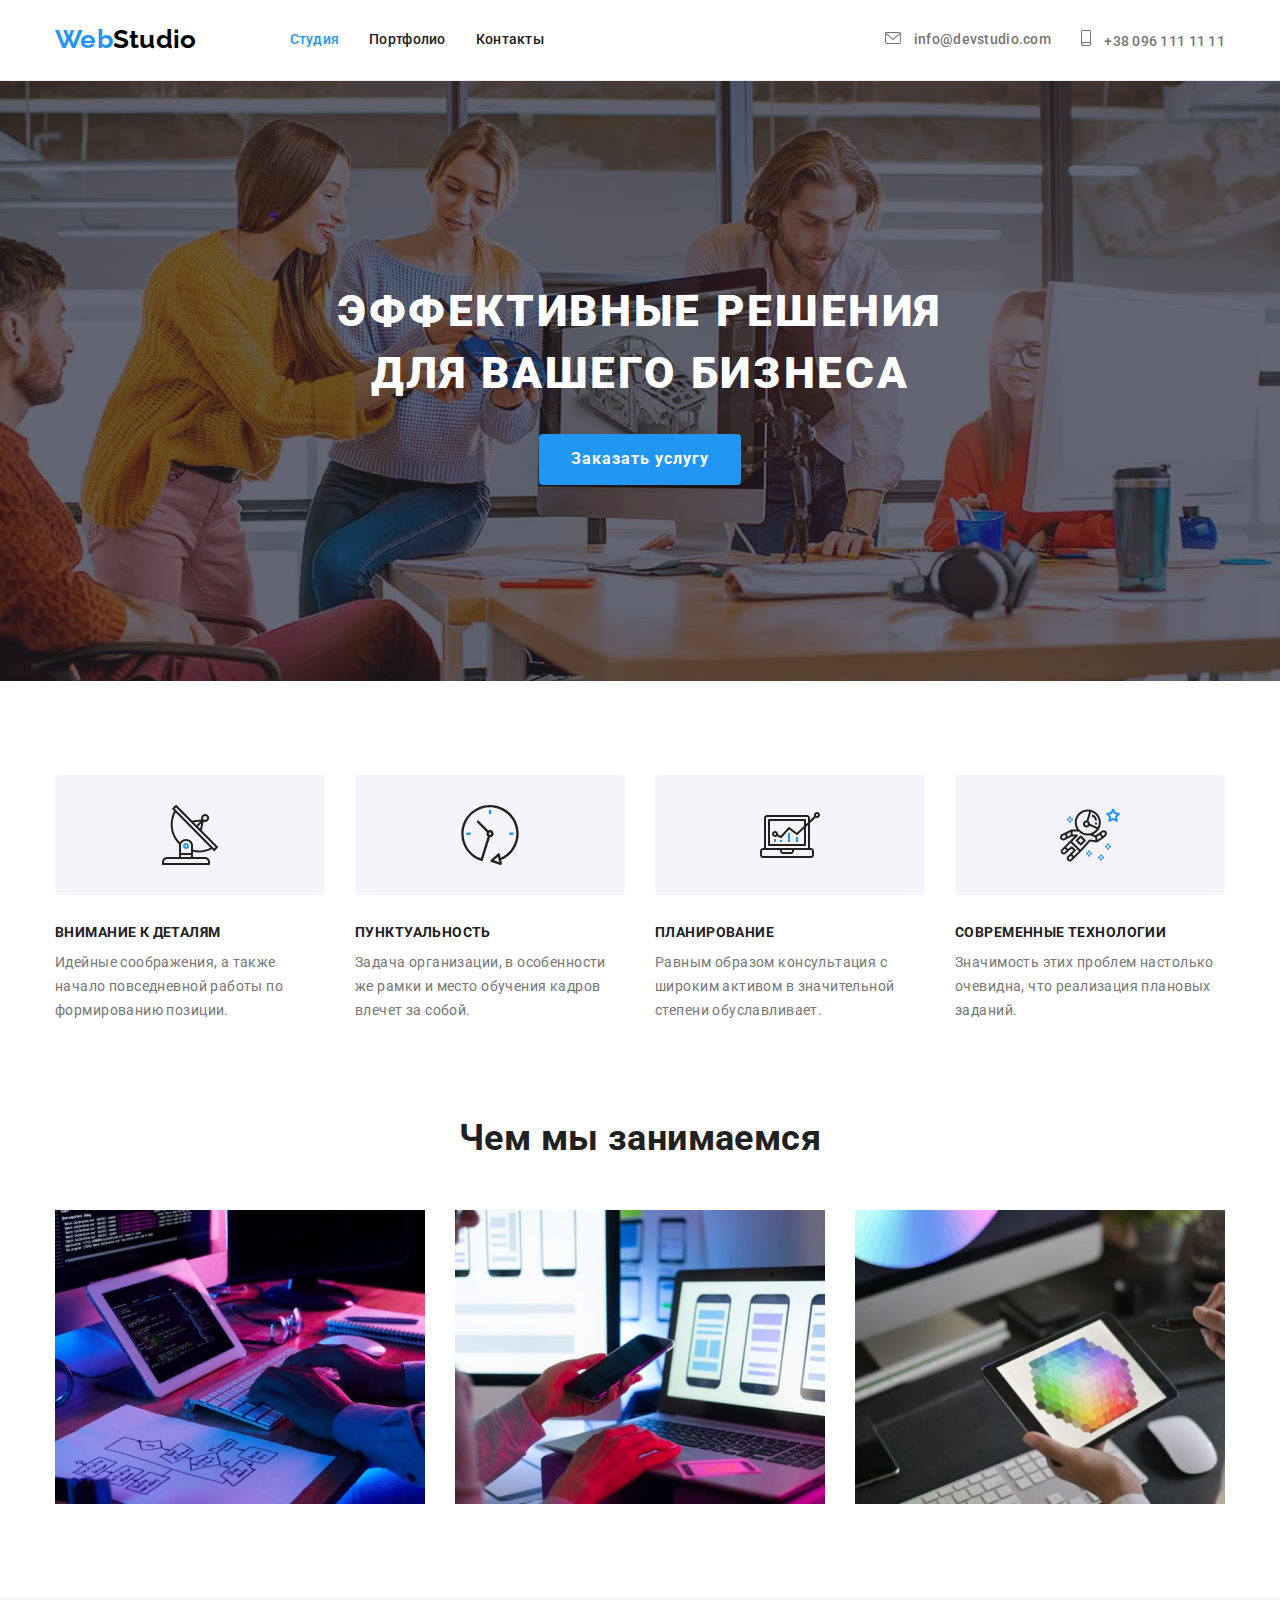
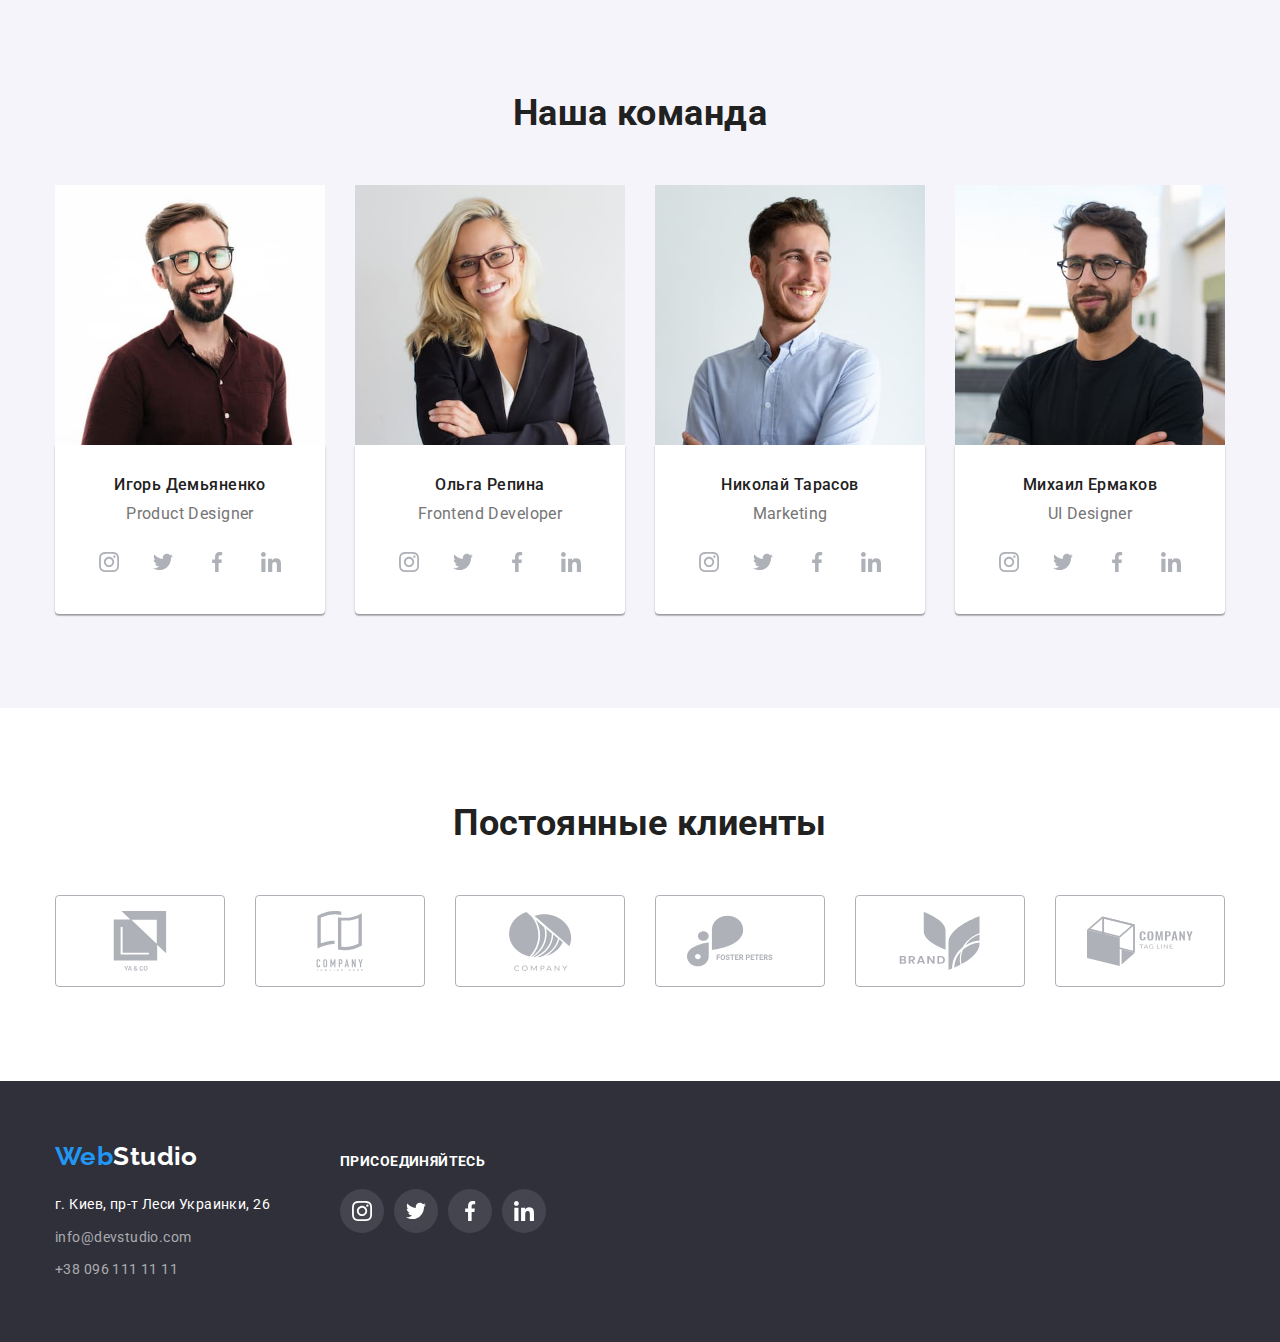
<file: index.html>
<!DOCTYPE html>
<html lang="ru">
<head>
    <meta charset="UTF-8">
    <meta http-equiv="X-UA-Compatible" content="IE=edge">
    <meta name="viewport" content="width=device-width, initial-scale=1.0">
    <link rel="stylesheet" href="https://cdnjs.cloudflare.com/ajax/libs/modern-normalize/1.0.0/modern-normalize.min.css"/>
    <link rel="stylesheet" href="./css/styles.css">
    <link rel="preconnect" href="https://fonts.gstatic.com">
    <link href="https://fonts.googleapis.com/css2?family=Raleway:wght@700&family=Roboto:wght@400;500;700;900&display=swap"
          rel="stylesheet">
    <title>Homework HTML+CSS of Yusupow E.</title>
</head>
<body>
    <!-- Header -->
    <header class="page-header">
        <div class="container">
            <nav class="navigation-menu">
                <a href="./index.html" class="logo"><span class="logo-half">Web</span>Studio</a>
                <ul class="list nav-list">
                    <li class="nav-items"> <a href="./index.html" class="nav-link link current">Студия</a></li>
                    <li class="nav-items"> <a href="./portfolio.html" class="nav-link link">Портфолио</a></li>
                    <li class="nav-items"> <a href="#" class="nav-link link">Контакты</a></li>
                </ul>
            </nav>
            <ul class="list contact-list">
                <li class="contact-items"> 
                    <a href="mailto:info@devstudio.com" class="contact-link link">
                        <svg class="mail-icon">
                            <use href="./images/sprite.svg#envelope"></use>
                        </svg>
                        info@devstudio.com
                    </a>
                </li>

                <li class="contact-items">  
                    <a href="tel:+380961111111" class="contact-link link">
                        <svg class="phone-icon">
                            <use href="./images/sprite.svg#smartphone"></use>
                        </svg>
                        +38 096 111 11 11
                    </a>
                </li>
            </ul>
        </div>
        
    </header>
    <!-- /Header -->

    <!-- Main content -->
    <!-- <div class="container"></div> -->
    <main>
        <!-- Hero -->
        <section class="hero">
            <div class="container">
                <h1 class="hero-title">Эффективные решения для вашего бизнеса</h1>
                <button type="button" class="hero-btn">Заказать услугу</button>
            </div>
        </section>
        <!-- /Hero -->
                
        <!-- About features section -->
        <section class="features-section">
            <div class="container">
                <ul class="list features-set">
                    <li class="feature-item">
                        <div class="feature-icons-container">
                            <svg  class="feature-icons">
                                <use href="./images/sprite.svg#antenna"></use>
                             </svg>
                        </div>
                        <h3 class="feature-title">Внимание к деталям</h3>
                        <p class="feature-description">Идейные соображения, а также начало повседневной работы по формированию позиции.</p>
                    </li>
                    <li class="feature-item">
                        <div class="feature-icons-container">
                            <svg class="feature-icons">
                                <use href="./images/sprite.svg#clock"></use>
                            </svg>
                        </div>
                       
                        <h3 class="feature-title">Пунктуальность</h3>
                        <p class="feature-description">Задача организации, в особенности же рамки и место обучения кадров влечет за собой.</p>
                    </li>
                    <li class="feature-item">
                        <div class="feature-icons-container">
                            <svg  class="feature-icons">
                            <use href="./images/sprite.svg#diagram"></use>
                        </svg>
                        </div>
                        
                        <h3 class="feature-title">Планирование</h3>
                        <p class="feature-description">Равным образом консультация с широким активом в значительной степени обуславливает.</p>
                    </li>
                    <li class="feature-item">
                        <div class="feature-icons-container">
                            <svg  class="feature-icons" width="60" height="60">
                            <use href="./images/sprite.svg#astronaut"></use>
                        </svg>
                        </div>
                        
                        <h3 class="feature-title">Современные технологии</h3>
                        <p class="feature-description">Значимость этих проблем настолько очевидна, что реализация плановых заданий.</p>
                    </li>
                </ul>
            </div>
        </section>
        <!-- /About features section -->
        
        <!-- About services section -->
        <section class="services-section">
            <div class="container">
                <h2 class="service-title">Чем мы занимаемся</h2>
                <ul class="list service-set">
                    <li class="service-item">
                        <img src="./images/box1.jpg" alt="website development" height="294" width="370">
                    </li>

                    <li class="service-item">
                        <img src="./images/box2.jpg" alt="web design creation" height="294" width="370">
                    </li>

                    <li class="service-item">
                        <img src="./images/box3.jpg" alt="developer tools" height="294" width="370">
                    </li>
                </ul>
            </div>    
        </section>
        <!-- /About services section -->

        <!-- About team section -->
        <section class="team-section">
            <div class="container">
                <h2 class="team-title">Наша команда</h2>
                <ul class="list team-set">
                    <li class="team-card">
                        <img src="./images/pdesigner.jpg" alt="member of the team" height="260" width="270">
                        <div class="card-member">
                            <h3 class="team-member">Игорь Демьяненко</h3>
                            <p class="profession">Product Designer</p>
                            <ul class="member-icons">
                                <li> 
                                    <a class="member-link" href="#" area-label="Иконка Инстаграм">
                                        <svg class="member-svg-icon">
                                            <use href="./images/sprite.svg#instagram"></use>
                                        </svg>
                                    </a>
                                    
                               </li>
                                <li> 
                                    <a class="member-link" href="#" area-label="Иконка Твиттер">
                                        <svg class="member-svg-icon">
                                            <use href="./images/sprite.svg#twitter"></use>
                                        </svg>
                                    </a>
                                    
                                </li>
                                <li> 
                                    <a class="member-link" href="#" area-label="Иконка Фейсбук">
                                        <svg class="member-svg-icon">
                                            <use href="./images/sprite.svg#facebook"></use>
                                        </svg>
                                    </a>
                                    
                                </li>
                                <li> 
                                    <a class="member-link" href="#" area-label="Иконка Линкедин">
                                        <svg class="member-svg-icon">
                                            <use href="./images/sprite.svg#linkedin"></use>
                                        </svg>
                                    </a>
                                    
                                </li>
                            </ul>
                        </div>
                    </li>

                    <li class="team-card">
                        <img src="./images/fdeveloper.jpg" alt="member of the team" height="260" width="270">
                        <div class="card-member">
                            <h3 class="team-member">Ольга Репина</h3>
                            <p class="profession">Frontend Developer</p>
                            <ul class="member-icons">
                                <li>
                                    <a class="member-link" href="#" area-label="Иконка Инстаграм">
                                        <svg class="member-svg-icon">
                                            <use href="./images/sprite.svg#instagram"></use>
                                        </svg>
                                    </a>
                            
                                </li>
                                <li>
                                    <a class="member-link" href="#" area-label="Иконка Твиттер">
                                        <svg class="member-svg-icon">
                                            <use href="./images/sprite.svg#twitter"></use>
                                        </svg>
                                    </a>
                            
                                </li>
                                <li>
                                    <a class="member-link" href="#" area-label="Иконка Фейсбук">
                                        <svg class="member-svg-icon">
                                            <use href="./images/sprite.svg#facebook"></use>
                                        </svg>
                                    </a>
                            
                                </li>
                                <li>
                                    <a class="member-link" href="#" area-label="Иконка Линкедин">
                                        <svg class="member-svg-icon">
                                            <use href="./images/sprite.svg#linkedin"></use>
                                        </svg>
                                    </a>
                            
                                </li>
                            </ul>
                        </div>

                    </li>

                    <li class="team-card">
                        <img src="./images/marketing.jpg" alt="member of the team" height="260" width="270">  
                        <div class="card-member">
                            <h3 class="team-member">Николай Тарасов</h3>
                            <p class="profession">Marketing</p>
                            <ul class="member-icons">
                                <li>
                                    <a class="member-link" href="#" area-label="Иконка Инстаграм">
                                        <svg class="member-svg-icon">
                                            <use href="./images/sprite.svg#instagram"></use>
                                        </svg>
                                    </a>
                            
                                </li>
                                <li>
                                    <a class="member-link" href="#" area-label="Иконка Твиттер">
                                        <svg class="member-svg-icon">
                                            <use href="./images/sprite.svg#twitter"></use>
                                        </svg>
                                    </a>
                            
                                </li>
                                <li>
                                    <a class="member-link" href="#" area-label="Иконка Фейсбук">
                                        <svg class="member-svg-icon">
                                            <use href="./images/sprite.svg#facebook"></use>
                                        </svg>
                                    </a>
                            
                                </li>
                                <li>
                                    <a class="member-link" href="#" area-label="Иконка Линкедин">
                                        <svg class="member-svg-icon">
                                            <use href="./images/sprite.svg#linkedin"></use>
                                        </svg>
                                    </a>
                            
                                </li>
                            </ul>
                        </div>
                    </li>

                    <li class="team-card">
                        
                        <img src="./images/uldesigner.jpg" alt="member of the team" height="260" width="270">
                        <div class="card-member">
                            <h3 class="team-member">Михаил Ермаков</h3>
                            <p class="profession">UI Designer</p>
                            <ul class="member-icons">
                                <li>
                                    <a class="member-link" href="#" area-label="Иконка Инстаграм">
                                        <svg class="member-svg-icon">
                                            <use href="./images/sprite.svg#instagram"></use>
                                        </svg>
                                    </a>
                            
                                </li>
                                <li>
                                    <a class="member-link" href="#" area-label="Иконка Твиттер">
                                        <svg class="member-svg-icon">
                                            <use href="./images/sprite.svg#twitter"></use>
                                        </svg>
                                    </a>
                            
                                </li>
                                <li>
                                    <a class="member-link" href="#" area-label="Иконка Фейсбук">
                                        <svg class="member-svg-icon">
                                            <use href="./images/sprite.svg#facebook"></use>
                                        </svg>
                                    </a>
                            
                                </li>
                                <li>
                                    <a class="member-link" href="#" area-label="Иконка Линкедин">
                                        <svg class="member-svg-icon">
                                            <use href="./images/sprite.svg#linkedin"></use>
                                        </svg>
                                    </a>
                            
                                </li>
                            </ul>
                        </div>
                    </li>                 
                </ul>
            </div>
        </section>
        <!-- /About team section -->
        <section class="regular-customers">
            <div class="container">
                <h2 class="customers-title">Постоянные клиенты</h2>
                <ul class="customers-list">
                    <li class="customer-items">
                        <a class="customer-link" href="#" area-label="Иконка YA & CO">
                            <svg class="customer-icons">
                                <use href="./images/sprite.svg#yaco"></use>
                            </svg>
                        </a>
                        
                    </li>
                    <li class="customer-items">
                        <a class="customer-link" href="#" area-label="Иконка Tagline Here">
                            <svg class="customer-icons">
                                <use href="./images/sprite.svg#cth"></use>
                            </svg>
                        </a>
                        
                    </li>
                    <li class="customer-items">
                        <a class="customer-link" href="#" area-label="Иконка Company">
                            <svg class="customer-icons">
                                <use href="./images/sprite.svg#company"></use>
                            </svg>
                        </a>
                        
                    </li>
                    <li class="customer-items">
                        <a class="customer-link" href="#" area-label="Иконка Foster Peters">
                            <svg class="customer-icons">
                                <use href="./images/sprite.svg#fosterpeters"></use>
                            </svg>
                        </a>
                        
                    </li>
                    <li class="customer-items">
                        <a class="customer-link" href="#" area-label="Иконка Brand">
                            <svg class="customer-icons">
                                <use href="./images/sprite.svg#brand"></use>
                            </svg>
                        </a>
                        
                    </li>
                    <li class="customer-items">
                        <a class="customer-link" href="#" area-label="Иконка Company Tag Line">
                            <svg class="customer-icons">
                                <use href="./images/sprite.svg#tagline"></use>
                            </svg>
                        </a>
                        
                    </li>
                </ul>
            </div>
        
        </section>
    </main>
    <!-- /Main content -->

    <!-- Footer -->
    <footer class="footer-section">
        <div class="container footer">
            <div class="footer-main">
                <a href="./index.html" class="logo footer-logo"><span class="logo-half">Web</span>Studio</a>
                <address>
                    <p class="location">г. Киев, пр-т Леси Украинки, 26</p>
                    <ul class="list contact-list contact-footer">
                        <li>
                            <a href="mailto:info@devstudio.com" class="contact-link link">info@devstudio.com</a>
                        </li>
                        <li>
                            <a href="tel:+380961111111" class="contact-link link">+38 096 111 11 11</a>
                        </li>
                    </ul>
                </address>
            </div>
            <div class="join">
                <h2 class="join-title">Присоединяйтесь</h2>
                <ul class="join-icons-list">
                    <li>
                        <a class="join-link" href="#" area-label="Иконка Инстаграм">
                            <svg class="join-svg-icon">
                                <use href="./images/sprite.svg#instagram"></use>
                            </svg>
                        </a>
                
                    </li>
                    <li>
                        <a class="join-link" href="#" area-label="Иконка Твиттер">
                            <svg class="join-svg-icon">
                                <use href="./images/sprite.svg#twitter"></use>
                            </svg>
                        </a>
                
                    </li>
                    <li>
                        <a class="join-link" href="#" area-label="Иконка Фейсбук">
                            <svg class="join-svg-icon">
                                <use href="./images/sprite.svg#facebook"></use>
                            </svg>
                        </a>
                
                    </li>
                    <li>
                        <a class="join-link" href="#" area-label="Иконка Линкедин">
                            <svg class="join-svg-icon">
                                <use href="./images/sprite.svg#linkedin"></use>
                            </svg>
                        </a>
                
                    </li>
                </ul>
            </div>
        </div>
       
    </footer>
    <!-- /Footer -->
</body>
</html>
</file>
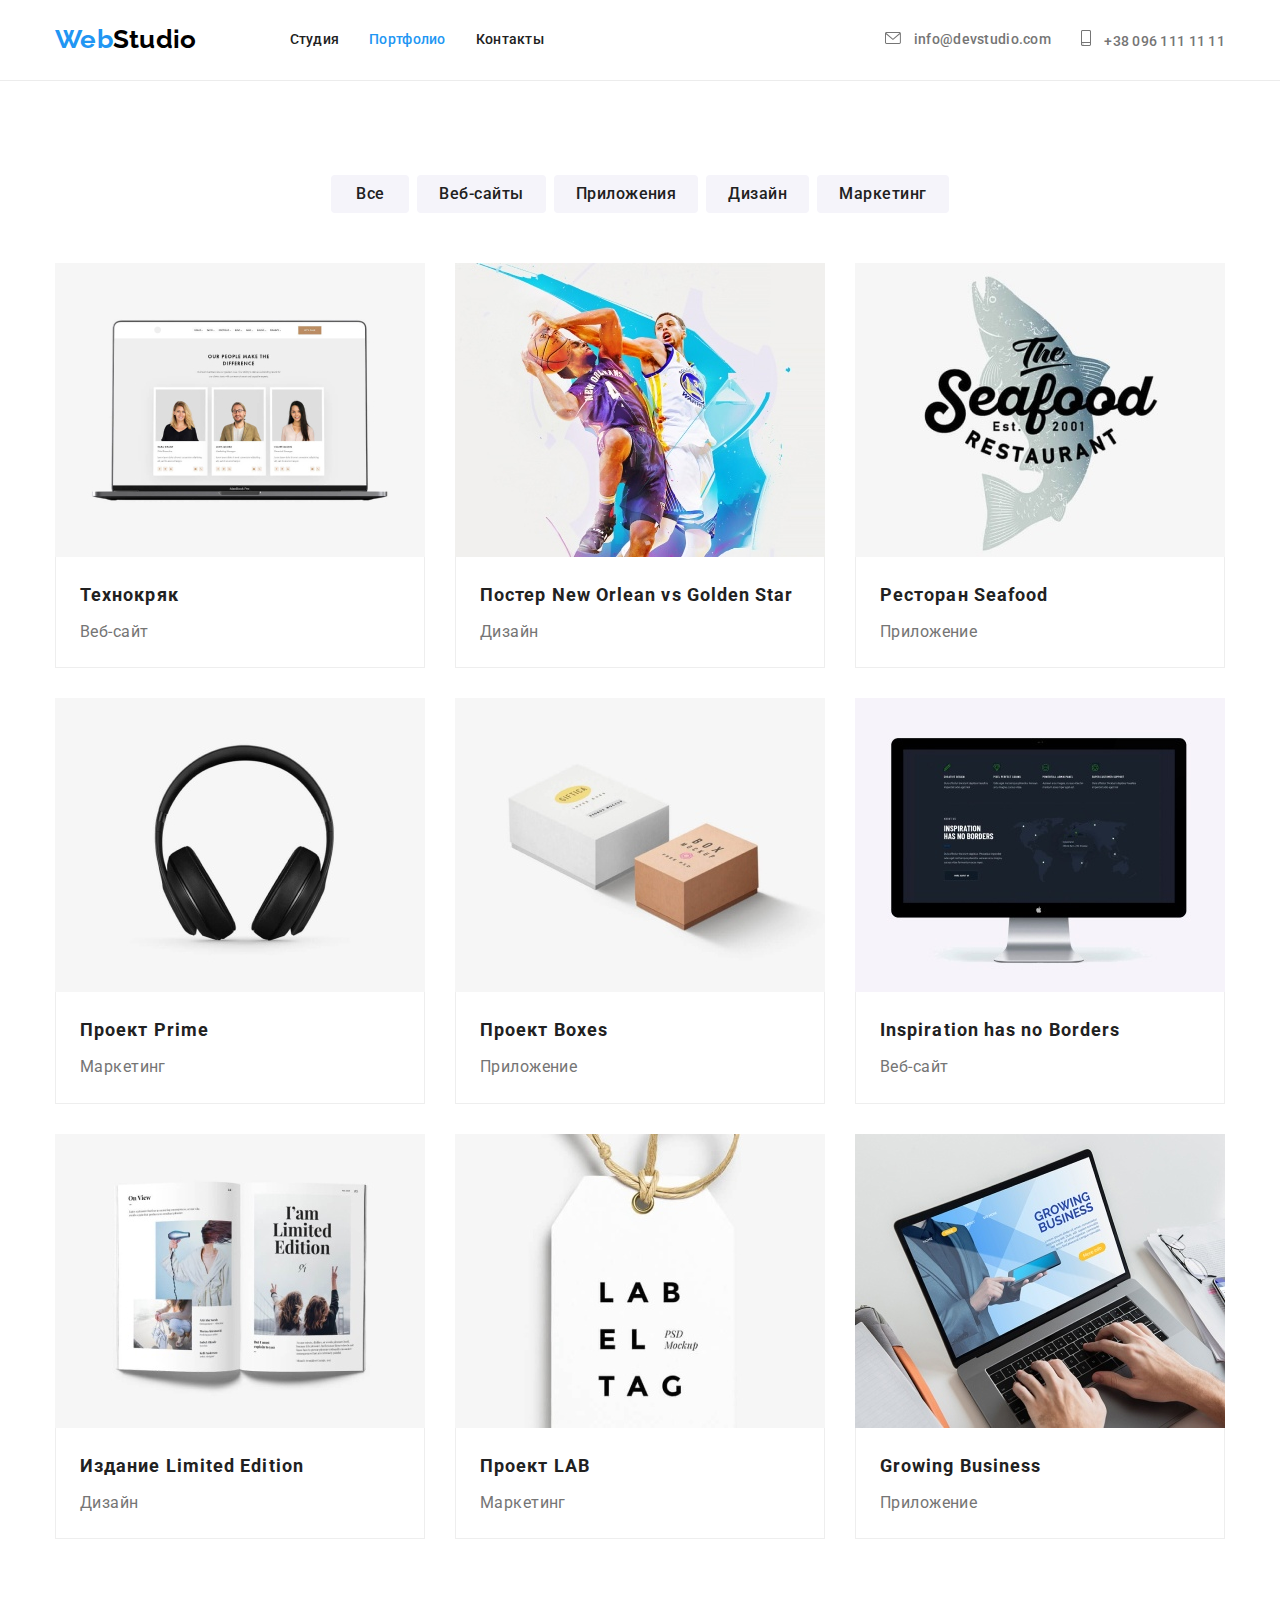
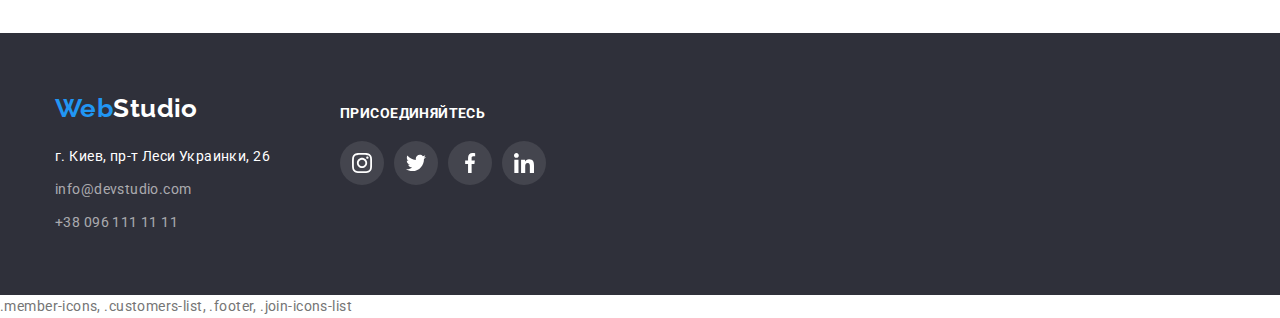
<file: portfolio.html>
<!DOCTYPE html>
<html lang="ru">

<head>
    <meta charset="UTF-8">
    <meta http-equiv="X-UA-Compatible" content="IE=edge">
    <meta name="viewport" content="width=device-width, initial-scale=1.0">
    <link rel="stylesheet" href="https://cdnjs.cloudflare.com/ajax/libs/modern-normalize/1.0.0/modern-normalize.min.css" />
    <link rel="stylesheet" href="./css/styles.css">
    <link rel="preconnect" href="https://fonts.gstatic.com">
    <link href="https://fonts.googleapis.com/css2?family=Raleway:wght@700&family=Roboto:wght@400;500;700;900&display=swap"
        rel="stylesheet">
    <title>Homework HTML+CSS of Yusupow E.</title>
</head>
<body>
    <!-- Header -->
    <header class="page-header portfolio-header">
        <div class="container">
            <nav class="navigation-menu">
                <a href="./index.html" class="logo"><span class="logo-half">Web</span>Studio</a>
                <ul class="list nav-list">
                    <li class="nav-items"> <a href="./index.html" class="nav-link link">Студия</a></li>
                    <li class="nav-items"> <a href="./portfolio.html" class="nav-link link current">Портфолио</a></li>
                    <li class="nav-items"> <a href="#" class="nav-link link">Контакты</a></li>
                </ul>
            </nav>
            <ul class="list contact-list">
                <li class="contact-items">
                    <a href="mailto:info@devstudio.com" class="contact-link link">
                        <svg class="mail-icon">
                            <use href="./images/sprite.svg#envelope"></use>
                        </svg>
                        info@devstudio.com
                    </a>
                </li>
            
                <li class="contact-items">
                    <a href="tel:+380961111111" class="contact-link link">
                        <svg class="phone-icon">
                            <use href="./images/sprite.svg#smartphone"></use>
                        </svg>
                        +38 096 111 11 11
                    </a>
                </li>
            </ul>
        </div>
    
    </header>
    <!-- /Header -->

    <!-- Portfolio content -->
    <main>
        <section class="portfolio">
            <!-- Portfolio filter -->
            <div class="container">
                <ul class="list filter-list">
                    <li class="filter-item">
                        <button type="button" class="btn-filter">Все</button>
                    </li>
            
                    <li class="filter-item">
                        <button type="button" class="btn-filter">Веб-сайты</button>
                    </li>
            
                    <li class="filter-item">
                        <button type="button" class="btn-filter">Приложения</button>
                    </li>
            
                    <li class="filter-item">
                        <button type="button" class="btn-filter">Дизайн</button>
                    </li>
            
                    <li class="filter-item">
                        <button type="button" class="btn-filter">Маркетинг</button>
                    </li>
                </ul>
                
                <!-- /Portfolio filter -->
                
                <!-- Portfolio menu -->
                
                <ul class="list card-set">
                    <li class="card-item">
                        <article class="card">
                            <div class="card-img">
                                <img src="./images/techbox.jpg" alt="Постер веб-сайта" width="370">
                            </div>
                            
                            <div class="menu-items">
                                <h2 class="portfolio-item">Технокряк</h2>
                                <p class="portfolio-menu">Веб-сайт</p>
                            </div>
                        </article>
                    </li>

                    <li class="card-item">
                        <article class="card">
                            <div class="card-img">
                                <img src="./images/basketballbox.jpg" alt="Постер баскетбольного матча" width="370">
                            </div>
                            
                            <div class="menu-items">
                                <h2 class="portfolio-item">Постер New Orlean vs Golden Star</h2>
                                <p class="portfolio-menu">Дизайн</p>
                            </div>
                        </article>
                    </li>

                    <li class="card-item">
                        <article class="card">
                            <div class="card-img">
                                <img src="./images/seafoodbox.jpg" alt="Постер ресторана" width="370">
                            </div>
                            
                            <div class="menu-items">
                                <h2 class="portfolio-item">Ресторан Seafood</h2>
                                <p class="portfolio-menu">Приложение</p>
                            </div>
                        </article>
                    </li>

                    <li class="card-item">
                        <article class="card">
                            <div class="card-img">
                                <img src="./images/primebox.jpg" alt="Постер проекта" width="370">
                            </div>
                            
                            <div class="menu-items">
                                <h2 class="portfolio-item">Проект Prime</h2>
                                <p class="portfolio-menu">Маркетинг</p>
                            </div>
                        </article>
                    </li>

                    <li class="card-item">
                        <article class="card">
                            <div class="card-img">
                                <img src="./images/boxesbox.jpg" alt="Постер проекта" width="370">
                            </div>
                            
                            <div class="menu-items">
                                <h2 class="portfolio-item">Проект Boxes</h2>
                                <p class="portfolio-menu">Приложение</p>
                            </div>
                        </article>
                    </li>

                    <li class="card-item">
                        <article class="card">
                            <div class="card-img">
                                <img src="./images/thesisbox.jpg" alt="Постер веб-сайта" width="370">
                            </div>
                            
                            <div class="menu-items">
                                <h2 class="portfolio-item">Inspiration has no Borders</h2>
                                <p class="portfolio-menu">Веб-сайт</p>
                            </div>
                        </article>
                    </li>

                    <li class="card-item">
                        <article class="card">
                            <div class="card-img">
                                <img src="./images/editionbox.jpg" alt="Постер издания книги" width="370">
                            </div>
                            
                            <div class="menu-items">
                                <h2 class="portfolio-item">Издание Limited Edition</h2>
                                <p class="portfolio-menu">Дизайн</p>
                            </div>
                        </article>
                    </li>

                    <li class="card-item">
                        <article class="card">
                            <div class="card-img">
                                <img src="./images/labbox.jpg" alt="Постер проекта" width="370">
                            </div>
                            
                            <div class="menu-items">
                                <h2 class="portfolio-item">Проект LAB</h2>
                                <p class="portfolio-menu">Маркетинг</p>
                            </div>
                        </article>
                    </li>

                    <li class="card-item">
                        <article class="card">
                            <div class="card-img">
                                <img src="./images/businessbox.jpg" alt="Постер приложения" width="370">
                            </div>
                            
                            <div class="menu-items">
                                <h2 class="portfolio-item">Growing Business</h2>
                                <p class="portfolio-menu">Приложение</p>
                            </div>
                        </article>
                    </li>
                </ul>
            </div>
            <!-- /Portfolio menu -->
        </section>
    </main>
    <!-- /Portfolio content -->

    <!-- Footer -->
    <footer class="footer-section">
        <div class="container footer">
            <div class="footer-main">
                <a href="./index.html" class="logo footer-logo"><span class="logo-half">Web</span>Studio</a>
                <address>
                    <p class="location">г. Киев, пр-т Леси Украинки, 26</p>
                    <ul class="list contact-list contact-footer">
                        <li>
                            <a href="mailto:info@devstudio.com" class="contact-link link">info@devstudio.com</a>
                        </li>
                        <li>
                            <a href="tel:+380961111111" class="contact-link link">+38 096 111 11 11</a>
                        </li>
                    </ul>
                </address>
            </div>
            <div class="join">
                <h2 class="join-title">Присоединяйтесь</h2>
                <ul class="join-icons-list">
                    <li>
                        <a class="join-link" href="#" area-label="Иконка Инстаграм">
                            <svg class="join-svg-icon">
                                <use href="./images/sprite.svg#instagram"></use>
                            </svg>
                        </a>
    
                    </li>
                    <li>
                        <a class="join-link" href="#" area-label="Иконка Твиттер">
                            <svg class="join-svg-icon">
                                <use href="./images/sprite.svg#twitter"></use>
                            </svg>
                        </a>
    
                    </li>
                    <li>
                        <a class="join-link" href="#" area-label="Иконка Фейсбук">
                            <svg class="join-svg-icon">
                                <use href="./images/sprite.svg#facebook"></use>
                            </svg>
                        </a>
    
                    </li>
                    <li>
                        <a class="join-link" href="#" area-label="Иконка Линкедин">
                            <svg class="join-svg-icon">
                                <use href="./images/sprite.svg#linkedin"></use>
                            </svg>
                        </a>
    
                    </li>
                </ul>
            </div>
        </div>
    
    </footer>
    <!-- /Footer -->
</body>

</html>
.member-icons,
.customers-list,
.footer,
.join-icons-list
</file>
<file: css/styles.css>
:root {
  --primary-text-color: #757575;
  --primary-white-color: #ffffff;
  --title-text-color: #212121;
  --accent-color: #2196f3;
  --background-dark-color: #2f303a;
  --background-light-color: #f5f4fa;
  --logo-text-color: #000000;
  --transparent-color: rgba(255, 255, 255, 0.6);
  --svg-primary-color: #afb1b8;
  --card-set-gap: 30px;
  --icon-soclink-gap: 10px;
  --card-shadow: 0px 2px 1px -1px rgba(0, 0, 0, 0.2),
    0px 1px 1px 0px rgba(0, 0, 0, 0.14), 0px 1px 3px 0px rgba(0, 0, 0, 0.12);
}
body {
  font-family: Roboto, sans-serif;
  font-style: normal;
  font-weight: normal;
  font-size: 14px;
  line-height: 1.71;
  letter-spacing: 0.03em;
  color: var(--primary-text-color);
  background-color: var(--primary-white-color);
}

/* Селекторы элементов и классов с повторяющимися значениями */
h2,
h3,
a.nav-link,
.btn-filter {
  color: var(--title-text-color);
}

ul {
  list-style-type: none;
}
.hero-btn,
.btn-filter:hover,
.btn-filter:focus,
.hero,
.footer-section .footer-logo,
.location,
.join-title {
  color: var(--primary-white-color);
}
.logo-half,
.link:hover,
.link:focus,
a.current {
  color: var(--accent-color);
}
.hero-btn,
.btn-filter:hover,
.btn-filter:focus,
.member-link:hover,
.member-link:focus,
.join-link:hover,
.join-link:focus {
  background-color: var(--accent-color);
}
.hero,
.footer-section {
  background-color: var(--background-dark-color);
}
.team-section,
.btn-filter {
  background-color: var(--background-light-color);
}
.list,
.feature-description,
.features-set,
.portfolio-item,
.card-set,
.team-set,
.profession,
.feature-title,
.service-set,
.service-title,
.team-title,
.customers-title,
.team-member,
.portfolio-menu,
address,
.features-section,
.portfolio,
.location,
.join-title,
.member-icons,
.customers-list,
.join-icons-list {
  margin: 0;
  padding: 0;
}
.card-set,
.filter-list,
.team-set,
.service-set,
.features-set,
.navigation-menu,
.nav-list,
.page-header .contact-list,
.page-header .container,
.feature-icons-container,
.member-icons .member-link,
.join-link,
.customer-link,
.member-icons,
.customers-list,
.footer,
.join-icons-list {
  display: flex;
}
.card-set,
.features-set,
.service-set,
.team-set {
  margin-left: calc(-1 * var(--card-set-gap));
}
.feature-item,
.team-card {
  flex-basis: calc(100% / 4 - var(--card-set-gap));
  margin-left: var(--card-set-gap);
}
.card-set > .card-item,
.service-item {
  flex-basis: calc(100% / 3 - var(--card-set-gap));
  margin-left: var(--card-set-gap);
}
.filter-list,
.service-title,
.team-title,
.customers-title {
  margin-bottom: 50px;
}

.team-section,
.features-section,
.regular-customers,
.portfolio {
  padding-top: 94px;
  padding-bottom: 94px;
}
.container,
main,
.footer-section,
.hero {
  margin-left: auto;
  margin-right: auto;
}
.hero,
.service-title,
.team-title,
.card-member,
.customers-title {
  text-align: center;
}
.list {
  list-style: none;
}
.container {
  width: 1200px;
  padding: 0 15px;
}
.member-link:hover .member-svg-icon,
.member-link:focus .member-svg-icon,
.join-icons-list .join-svg-icon {
  fill: var(--primary-white-color);
}
.member-icons .member-svg-icon,
.join-icons-list .join-svg-icon {
  width: 20px;
  height: 20px;
}
.feature-icons-container,
.member-icons .member-link,
.join-link,
.customer-link {
  justify-content: center;
  align-items: center;
}
.contact-items > .contact-link:hover .mail-icon,
.contact-items > .contact-link:hover .phone-icon,
.customer-link:hover .customer-icons,
.customer-link:focus .customer-icons,
.customer-icons:hover {
  fill: var(--accent-color);
}
/* /Селекторы элементов и классов с повторяющимися значениями */

/* Header */
.page-header .container {
  min-height: 80px;
}
.page-header {
  border-bottom: 1px solid #ececec;
}
.logo {
  font-family: Raleway;
  font-weight: bold;
  font-size: 26px;
  line-height: 1.2;
  text-decoration: none;
  color: var(--logo-text-color);
}
.navigation-menu,
.contact-list {
  font-weight: 500;
  line-height: 1.14;
  letter-spacing: 0.02em;
}
.navigation-menu,
.nav-list,
.page-header .contact-list {
  align-items: center;
}
.nav-list {
  margin-left: 93px;
}
.nav-items:not(:last-child),
.contact-list li:not(:last-child) {
  margin-right: 30px;
}
.page-header .contact-list {
  margin-left: auto;
}
.link {
  text-decoration: none;
  color: var(--primary-text-color);
  padding: 9px 0;
}
.mail-icon {
  width: 16px;
  height: 12px;
  margin-right: 10px;
  fill: var(--primary-text-color);
}
.phone-icon {
  width: 10px;
  height: 16px;
  margin-right: 10px;
  fill: var(--primary-text-color);
}
/* /Header */

/* Main content */
/* Hero */
.hero {
  padding: 200px 0;
  max-width: 1600px;
  height: 600px;
  background-image: linear-gradient(
      to right,
      rgba(47, 48, 58, 0.4),
      rgba(47, 48, 58, 0.4)
    ),
    url(../images/bgimg.jpg);
  background-position: center;
  background-repeat: no-repeat;
  background-size: cover;
}
.hero-title {
  font-weight: 900;
  font-size: 44px;
  line-height: 1.4;
  letter-spacing: 0.06em;
  text-transform: uppercase;
  width: 696px;
  margin: 0 auto 30px;
}
.hero-btn {
  font-weight: bold;
  font-size: 16px;
  line-height: 1.9;
  letter-spacing: 0.06em;
  min-width: 200px;
  border: transparent;
  border-radius: 4px;
  padding: 10px 32px;
  display: inline-block;
  box-shadow: 0px 4px 4px rgba(0, 0, 0, 0.15);
}
.hero-btn:hover,
.hero-btn:focus {
  cursor: pointer;
}
.hero-btn {
  border: 0px;
}
/* /Hero */

/* About features section */
.feature-title {
  font-weight: bold;
  font-size: 14px;
  line-height: 1.14;
  text-transform: uppercase;
  margin-bottom: 10px;
}
.feature-icons-container {
  width: 100%;
  height: 120px;
  margin-bottom: 30px;
  border-radius: 4px;
  background-color: var(--background-light-color);
}
.feature-icons {
  width: 60px;
  height: 60px;
}
/* /About features section */

/* About services section */
.services-section {
  padding-bottom: 94px;
}
.service-title {
  font-weight: bold;
  font-size: 36px;
  line-height: 1.2;
}
img {
  display: block;
  max-width: 100%;
  height: auto;
}
/* /About services section */

/* About team section */
.team-section {
  font-size: 16px;
  line-height: 1.2;
}
.team-title {
  font-weight: bold;
  font-size: 36px;
  line-height: 1.2;
}
.card-member {
  background-color: #fff;
  border-radius: 0 0 4px 4px;
  box-shadow: 0px 1px 3px rgba(0, 0, 0, 0.12), 0px 1px 1px rgba(0, 0, 0, 0.14),
    0px 2px 1px rgba(0, 0, 0, 0.2);
}
.card-member {
  padding: 30px 32px;
}
.team-member {
  font-weight: 500;
  font-size: 16px;
  margin-bottom: 10px;
}
.member-icons {
  margin: 16px 0 0 calc(-1 * var(--icon-soclink-gap));
}
.member-icons .member-link,
.join-link {
  flex-basis: calc(100% / 4 - var(--icon-soclink-gap));
  margin-left: var(--icon-soclink-gap);
  width: 44px;
  height: 44px;
  border-radius: 50%;
}

.member-icons .member-svg-icon {
  fill: var(--svg-primary-color);
}
/* /About team section */
/* /Main content */

/* Portfolio content */
/* Portfolio filter */
.filter-list {
  justify-content: center;
}
.filter-item:not(:last-child) {
  margin-right: 8px;
}
.btn-filter {
  font-family: Roboto;
  font-style: normal;
  font-weight: 500;
  font-size: 16px;
  line-height: 1.62;
  letter-spacing: 0.03em;
  cursor: pointer;
  min-width: 78px;
  border: transparent;
  border-radius: 4px;
  padding: 6px 22px;
}
.filter-item:hover {
  box-shadow: 0px 3px 1px rgba(0, 0, 0, 0.1), 0px 1px 2px rgba(0, 0, 0, 0.08),
    0px 2px 2px rgba(0, 0, 0, 0.12);
  border-radius: 4px;
}
/* /Portfolio filter */

/* Portfolio menu */
.portfolio-item {
  font-weight: 700;
  font-size: 18px;
  line-height: 2;
  letter-spacing: 0.06em;
}
.portfolio-menu {
  font-size: 16px;
  line-height: 1.9;
}
.card-set {
  flex-wrap: wrap;
}
.card-set > .card-item:nth-child(n + 4) {
  margin-top: var(--card-set-gap);
}
.card {
  width: 370px;
  min-height: 404px;
  overflow: hidden;
}
.card-item:hover {
  box-shadow: 0px 1px 1px rgba(0, 0, 0, 0.12), 0px 4px 4px rgba(0, 0, 0, 0.06),
    1px 4px 6px rgba(0, 0, 0, 0.16);
}
.menu-items {
  padding: 20px 24px;
  border: 1px solid #eeeeee;
  border-top: 0;
}
.portfolio-item {
  margin-bottom: 4px;
}
.card-item:hover {
  box-shadow: 0px 1px 1px rgba(0, 0, 0, 0.12), 0px 4px 4px rgba(0, 0, 0, 0.06),
    1px 4px 6px rgba(0, 0, 0, 0.16);
}
/* /Portfolio menu */
/* /Portfolio content */

.customers-title {
  font-weight: bold;
  font-size: 36px;
  line-height: 1.2;
}
.customers-list {
  margin-left: calc(-1 * var(--card-set-gap));
}
.customer-link {
  flex-basis: calc(100% / 6 - var(--card-set-gap));
  margin-left: var(--card-set-gap);
  width: 170px;
  height: 92px;
  border-radius: 4px;
  border: 1px solid var(--svg-primary-color);
}
.customer-icons {
  width: 106px;
  height: 60px;
  fill: var(--svg-primary-color);
}

.customer-link:hover,
.customer-link:focus {
  border-color: var(--accent-color);
}

/* Footer */
.footer-section {
  padding-top: 60px;
  padding-bottom: 60px;
}
address {
  margin-top: 20px;
}
.contact-footer a {
  font-style: normal;
  font-weight: 400;
  font-size: 14px;
  line-height: 1.7;
  letter-spacing: 0.03em;
  color: var(--transparent-color);
}
.contact-footer li:not(:last-child) {
  margin-bottom: 9px;
}
.location {
  font-style: normal;
  margin-bottom: 9px;
}

.join {
  margin-left: 70px;
  margin-top: 12px;
}
.join-title {
  font-style: normal;
  font-weight: bold;
  font-size: 14px;
  line-height: 16px;
  letter-spacing: 0.03em;
  text-transform: uppercase;
}
.join-icons-list {
  margin: 20px 0 0 calc(-1 * var(--icon-soclink-gap));
}
.join-link {
  background-color: #44454e;
}

/* /Footer */
</file>
